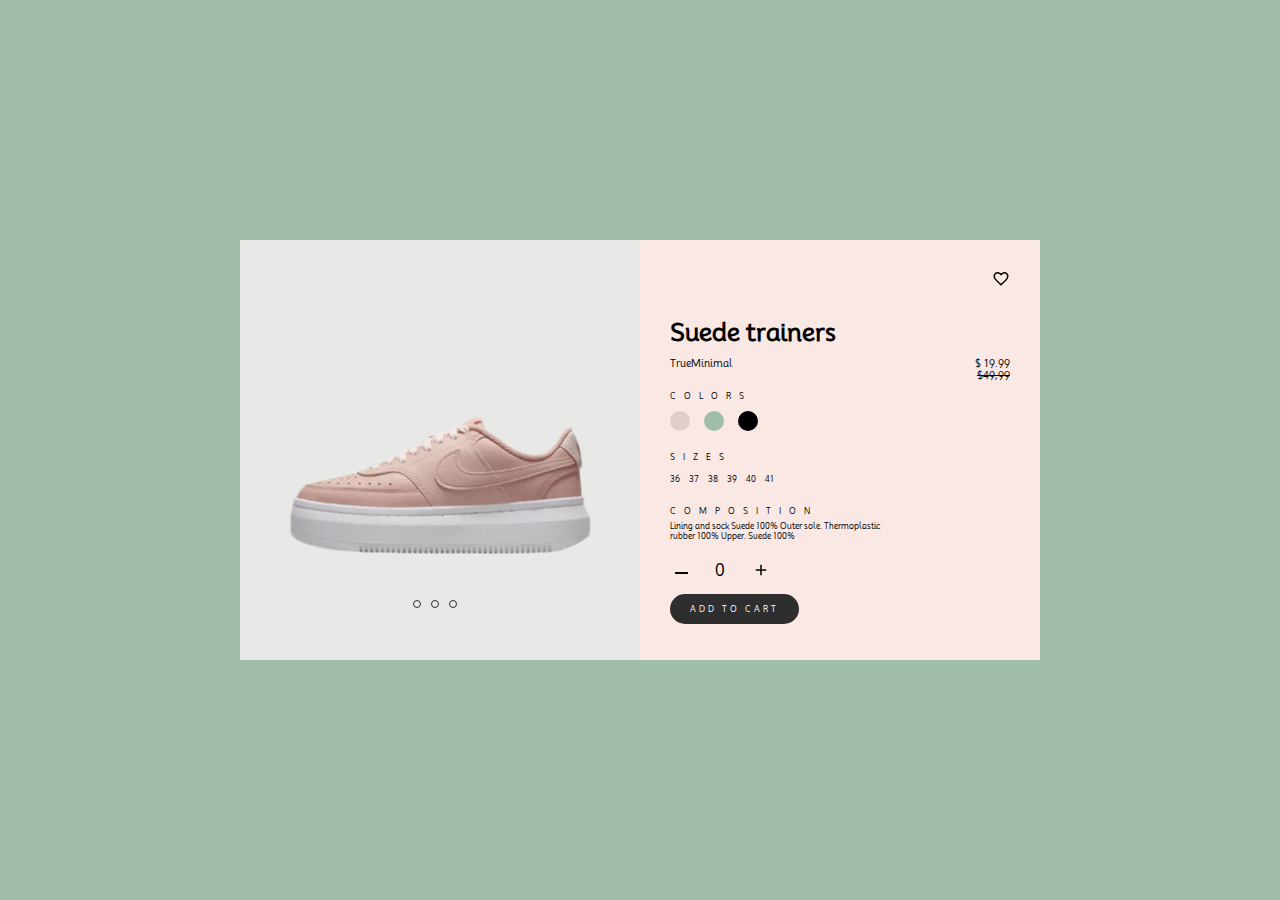
<file: CSS/Septiembre/Semana-1/index.html>
<!DOCTYPE html>
<html lang="en">
<head>
    <meta charset="UTF-8">
    <meta name="viewport" content="width=device-width, initial-scale=1.0">
    <link rel="stylesheet" href="styles.css">
    <title>Document</title>
</head>
<body>

    <!-- Imagen del Tennis -->
    <div class="content-card">
        <div class="card-tennis">
            <div class="image-tenis"></div>
            <div class="cambioDeImagen">
                <div class="buttons-imagen">
                    <button class="uno"></button>
                    <button class="dos"></button>
                    <button class="tres"></button>
                </div>
            </div>
        </div>

        <!-- Información de la card -->
        <div class="card-tennis-information">
            <!-- Contenido de la card -->
            <div class="content-information">
                <!-- Icono de me gusta -->
                <div class="icono-heart">
                    <svg class="heart" xmlns="http://www.w3.org/2000/svg" height="18" viewBox="0 -960 960 960" width="18" ><path d="m480-120-58-52q-101-91-167-157T150-447.5Q111-500 95.5-544T80-634q0-94 63-157t157-63q52 0 99 22t81 62q34-40 81-62t99-22q94 0 157 63t63 157q0 46-15.5 90T810-447.5Q771-395 705-329T538-172l-58 52Zm0-108q96-86 158-147.5t98-107q36-45.5 50-81t14-70.5q0-60-40-100t-100-40q-47 0-87 26.5T518-680h-76q-15-41-55-67.5T300-774q-60 0-100 40t-40 100q0 35 14 70.5t50 81q36 45.5 98 107T480-228Zm0-273Z"/></svg>
                </div>
                <h2 class="title">Suede trainers</h2>
                <div class="sub-title">
                    <p class="size">TrueMinimal</p>
                    <p class="precio size">$ 19.99</p>
                </div>
                <div class="precio-rebaja">
                    <p class="rebaja size">$49,99</p>
                </div>
                <!-- Destalles del Tennis -->
                <div class="tennis-details">
                    <!-- Colores -->
                    <div class="tennis-colors">
                        <p class="title-colors size-2" >colors</p>
                        <div class="buttons-colors">
                            <button class="first-color size-button"></button>
                            <button class="two-color size-button"></button>
                            <button class="three-color size-button"></button>
                        </div>
                    </div>
                    <!-- Tamaños -->
                    <div class="tennis-sizes">
                        <p class="title-sizes size-2">sizes</p>
                        <div class="buttons-sizes">
                            <button class="first">36</button>
                            <button class="two">37</button>
                            <button class="three">38</button>
                            <button class="four">39</button>
                            <button class="five">40</button>
                            <button class="six">41</button>
                        </div>
                    </div>
                    <!-- Descripción -->
                    <div class="tennis-descrption-pricipal">
                        <p class="title-description size-2">COMPOSITION</p>
                        <p class="tennis-descrption size-2">Lining and sock Suede 100% Outer sole. Thermoplastic</p>
                        <p class="tennis-descrption size-2">rubber 100% Upper. Suede 100%</p>
                    </div>
                </div>
                <!-- Agregar Tennis -->
                <div class="tennis-add">
                    <div class="add-delate">
                        <div class="remove" id="removeBtn"></div>
                        <p class="contador" id="count"></p>
                        <div class="add" id="addBtn"></div>
                    </div>
                    
                    <div class="buttons-add">
                        <button class="add-to-cart size-2">Add to cart</button>
                    </div>
                </div>

            </div>
        </div>
    </div>
    <script src="../Semana-1/scrip.js"></script>
    
</body>
</html>
</file>
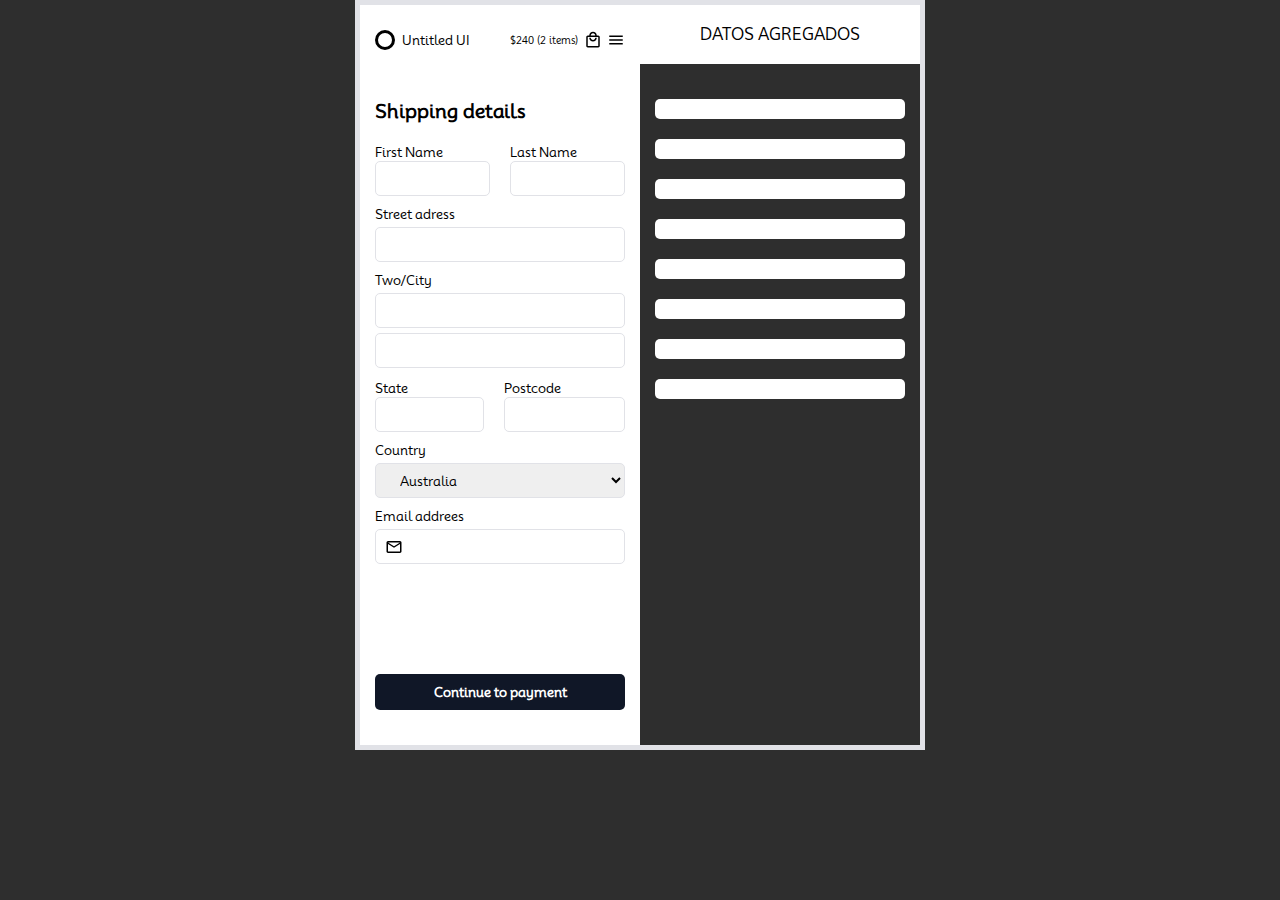
<file: CSS/Septiembre/Semana-2/index.html>
<!DOCTYPE html>
<html lang="en">
<head>
    <meta charset="UTF-8">
    <meta name="viewport" content="width=device-width, initial-scale=1.0">
    <title>Semana 2 Formulario</title>
    <link rel="stylesheet" href="../Semana-2/styles.css">
</head>
<body>
    <section class="formCard">
        <section class="white">
            <section class="header">
                <div class="logo">
                    <div class="logocreator"></div>
                    <p>Untitled UI</p>
                </div>
                <div class="logosDeCompra">
                    <p>$240 (2 items)</p>
                    <svg xmlns="http://www.w3.org/2000/svg" height="18" viewBox="0 -960 960 960" width="18"><path d="M200-80q-33 0-56.5-23.5T120-160v-480q0-33 23.5-56.5T200-720h80q0-83 58.5-141.5T480-920q83 0 141.5 58.5T680-720h80q33 0 56.5 23.5T840-640v480q0 33-23.5 56.5T760-80H200Zm0-80h560v-480H200v480Zm280-240q83 0 141.5-58.5T680-600h-80q0 50-35 85t-85 35q-50 0-85-35t-35-85h-80q0 83 58.5 141.5T480-400ZM360-720h240q0-50-35-85t-85-35q-50 0-85 35t-35 85ZM200-160v-480 480Z"/></svg>
                    <svg xmlns="http://www.w3.org/2000/svg" height="18" viewBox="0 -960 960 960" width="18"><path d="M120-240v-80h720v80H120Zm0-200v-80h720v80H120Zm0-200v-80h720v80H120Z"/></svg>
                </div>
            </section>
            <div class="titleOficial"><h3>Shipping details</h3></div>
            <form action="" class="formPrincipal">
                <div class="InputNameLast">
                    <div class="name">
                        <label for="">First Name</label>
                        <input type="text" id="firtName" required>
                    </div>
                    <div class="lastName">
                        <label for="">Last Name</label>
                        <input type="text" id="lastName" required>
                    </div>
                </div>
                <div class="inputAdress">
                    <label for="">Street adress</label>
                    <input type="text" id="streetAdrees" required>
                </div>
                <div class="inputTwoCity">
                    <label for="">Two/City</label>
                    <input type="text" id="twoCity" required>
                    <input type="text" id="city" required>
                </div>
                <div class="inputStatePostcode">
                    <div class="name">
                        <label for="">State</label>
                        <input type="text" id="state" required>
                    </div>
                    <div class="lastName">
                        <label for="">Postcode</label>
                        <input type="number" id="postCode" required>
                    </div>
                </div>
                <div class="inputCountry">
                    <label for="">Country</label>
                    <select name="" id="">
                        <option value="">Australia </option>
                        <option value="">México</option>
                        <option value="">Japan</option>
                    </select>
                </div>
                <div class="inputEmail">
                    <label for="">Email addrees</label>
                    <svg class="icon" xmlns="http://www.w3.org/2000/svg" height="18" viewBox="0 -960 960 960" width="18"><path d="M160-160q-33 0-56.5-23.5T80-240v-480q0-33 23.5-56.5T160-800h640q33 0 56.5 23.5T880-720v480q0 33-23.5 56.5T800-160H160Zm320-280L160-640v400h640v-400L480-440Zm0-80 320-200H160l320 200ZM160-640v-80 480-400Z"/></svg>
                    <input type="email" id="email" required>
                </div>
                <div class="button">
                    <input id="clikeame" type="submit" value="Continue to payment">
                </div>
            </form>
        </section>
        <section class="datos">
            <div class="headerDatos">
                <p>Datos Agregados</p>
            </div>

            <div class="datosForm">
                <p id="nombre"></p>
                <p id="apellido"></p>
                <p id="direccion"></p>
                <p id="cuidadUno"></p>
                <p id="cuidadDos"></p>
                <p id="estado"></p>
                <p id="codigoPostal"></p>
                <p id="emailDireccion"></p>
            </div>
            
        </section>
    </section>    
    <script src="../Semana-2/formDatos.js"></script>
</body>
</html>
</file>
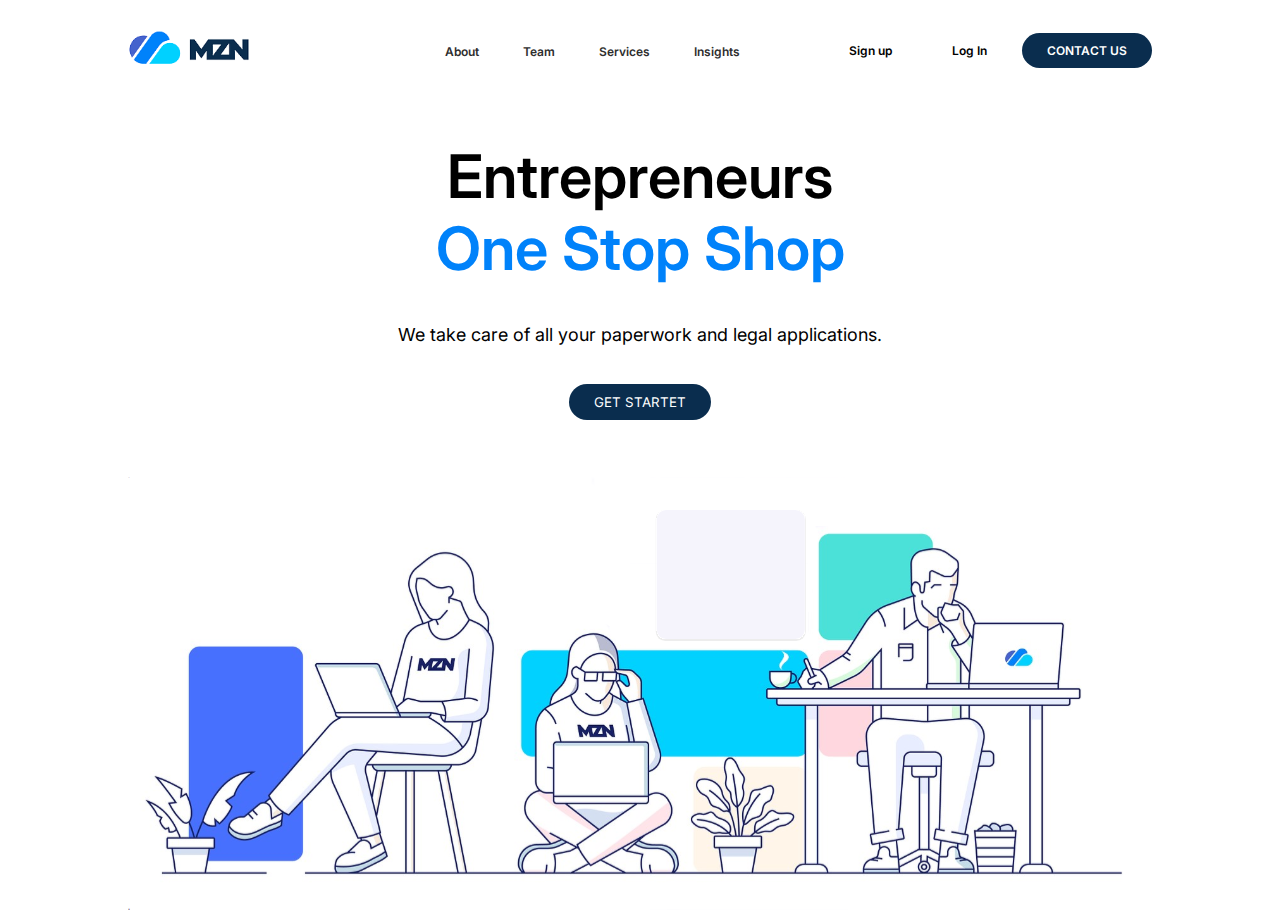
<file: JS/Octubre/Semana-3/index.html>
<!DOCTYPE html>
<html lang="en">
  <head>
    <meta charset="UTF-8" />
    <meta name="viewport" content="width=device-width, initial-scale=1.0" />
    <title>practica</title>
    <link rel="stylesheet" href="../Semana-3/styles/styles.css" />
  </head>
  <body>
    <header class="header">
      <div class="logo">
        <a href="#"><img src="../Semana-3/imgs/logo.png" alt="" srcset="" /></a>
      </div>
      <nav>
        <ul class="nav-links">
          <li><a href="#">About</a></li>
          <li><a href="#">Team</a></li>
          <li><a href="#">Services</a></li>
          <li><a href="#">Insights</a></li>
        </ul>
      </nav>
      <div class="container-btns">
        <button id="singUp" class="singUp">Sign up</button>
        <button class="logIn">Log In</button>
        <button class="contact">Contact us</button>
      </div>
    </header>
    <main>
      <section class="pageOne">
        <div class="contentPageOne">
          <div class="pageOne-information">
            <div class="miTitle">
              <h1>
                <span>Entrepreneurs</span>
                <span>One Stop Shop</span>
              </h1>
            </div>
            <p>We take care of all your paperwork and legal applications.</p>
            <button class="getStartet">Get startet</button>
          </div>
        </div>
      </section>

      <section id="modal" class="modal">
        <section class="wrapper-form">
          <div class="btn-close">
            <button id="btn-close">
              <svg
                xmlns="http://www.w3.org/2000/svg"
                height="24"
                viewBox="0 -960 960 960"
                width="24"
              >
                <path
                  d="m256-200-56-56 224-224-224-224 56-56 224 224 224-224 56 56-224 224 224 224-56 56-224-224-224 224Z"
                />
              </svg>
            </button>
          </div>
          <div class="title-form">
            <p>Sing in</p>
          </div>
          <form id="login-form">
            <!-- Email -->
            <div class="wraper-datos">
              <div class="wraper-details">
                <label for="correo">E-mail</label>
                <input type="email" id="correo" name="correo" required />
                <span id="correo-error" class="error-message"></span>
              </div>
              <!-- Password -->
              <div class="wraper-details">
                <label for="contrasena">Password</label>
                <input
                  type="password"
                  id="contrasena"
                  name="contrasena"
                  required
                />
                <span id="contrasena-error" class="error-message"></span>
              </div>
              <!-- aceptar -->
              <div class="wraper-details-checkbox">
                <input type="checkbox" name="remember" id="remember" />
                <label for="remember">Remember me</label>
              </div>
              <!-- btn-ingresar -->
              <div class="btn-sigUp">
                <input type="submit" value="Sign In" />
              </div>
            </div>
          </form>
        </section>
      </section>
    </main>

    <script src="../Semana-3/js/app.js"></script>
    <script src="../Semana-3/js/main.js"></script>
  </body>
</html>
</file>
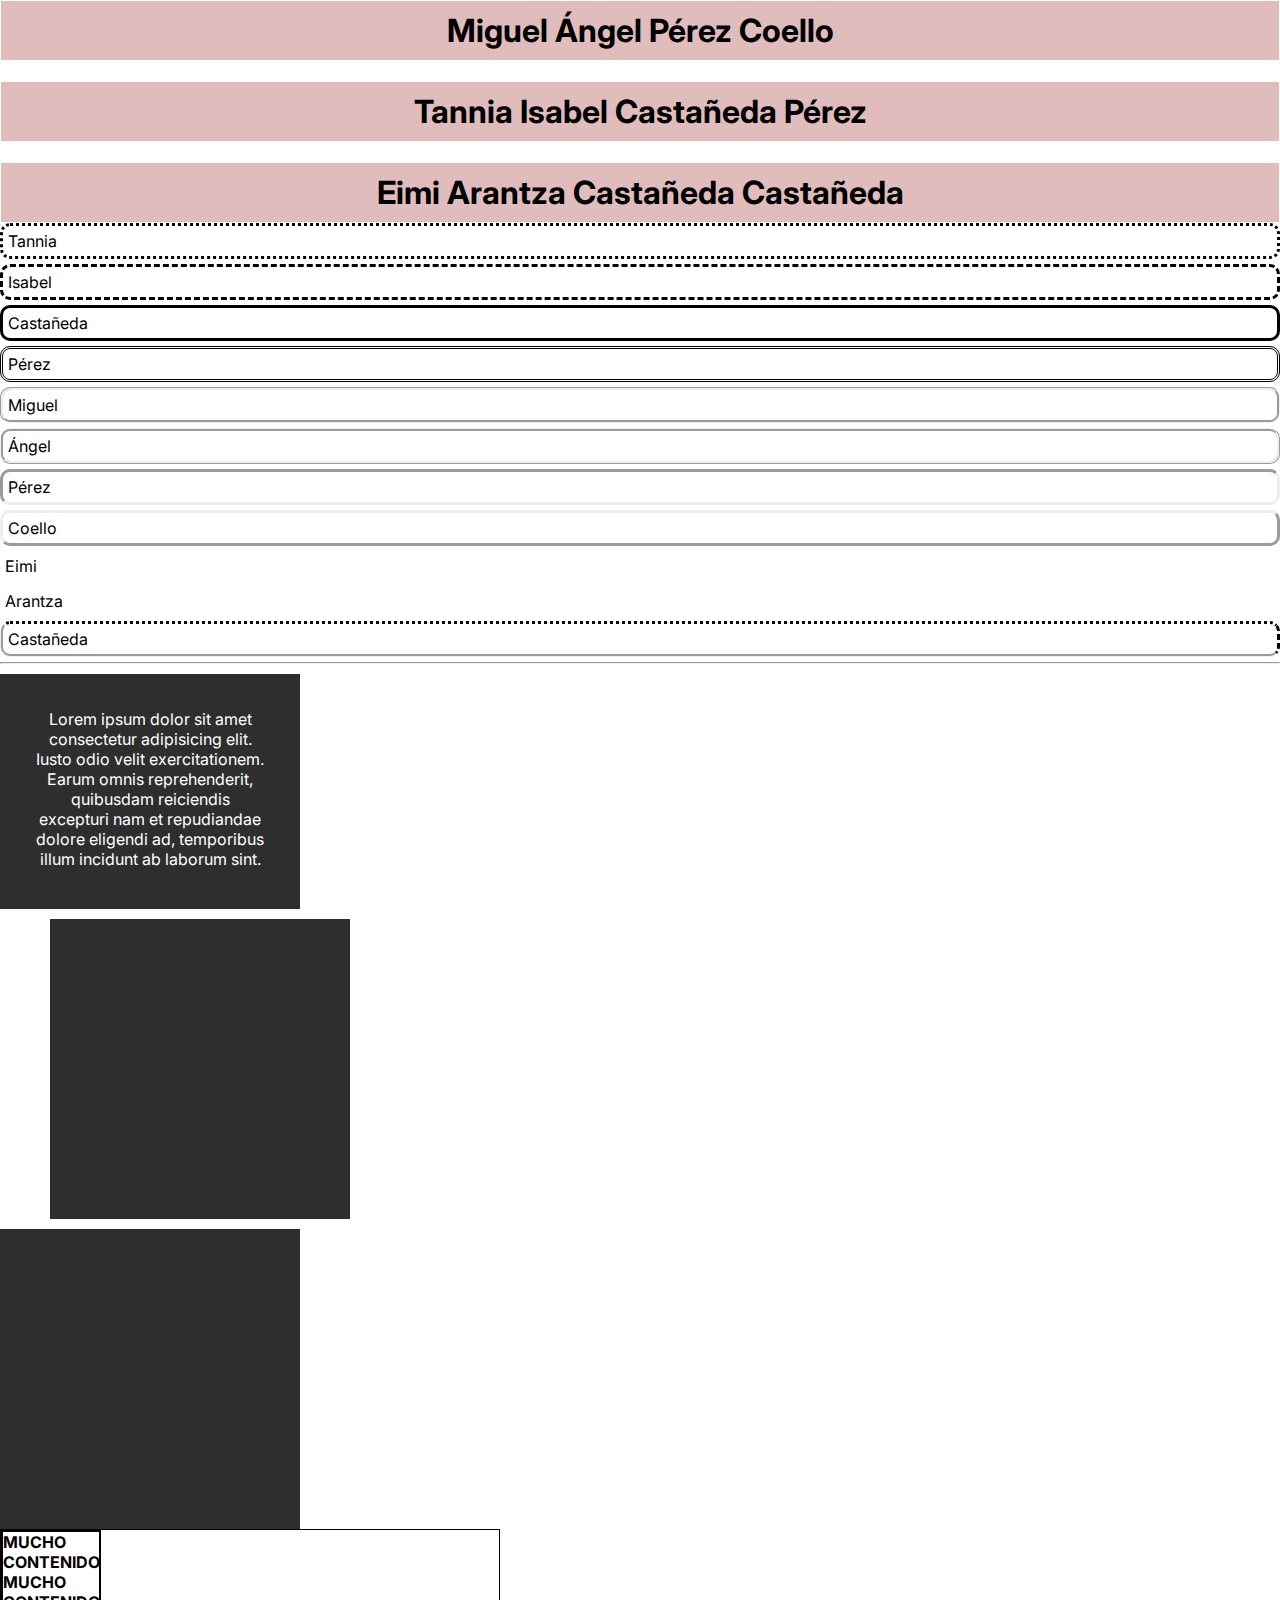
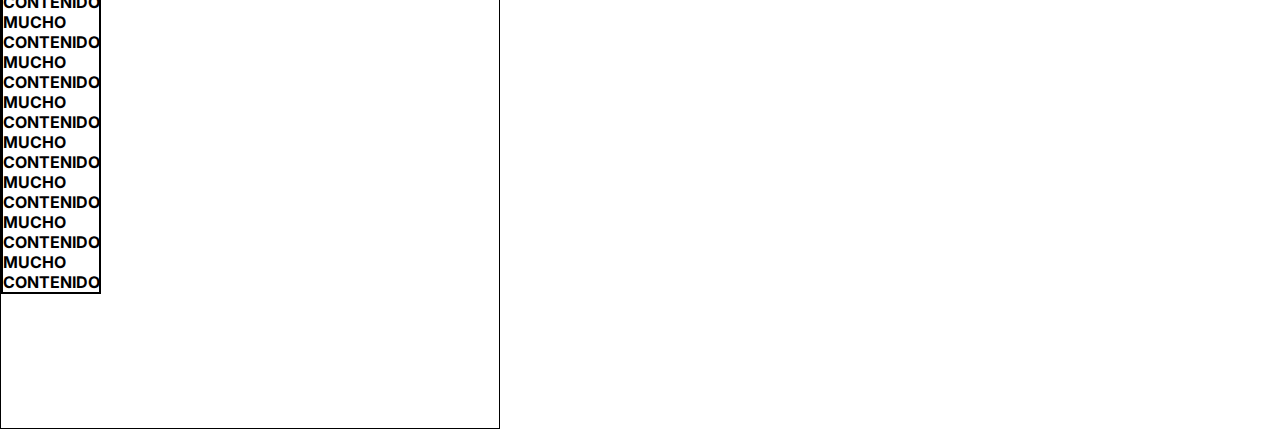
<file: CSS/Octubre/Semana-1/CursoCSS/index.html>
<!DOCTYPE html>
<html lang="en">
<head>
    <meta charset="UTF-8">
    <meta name="viewport" content="width=device-width, initial-scale=1.0">
    <title>Document</title>
    <link rel="stylesheet" href="/CSS/Octubre/Semana-1/CursoCSS/style.css">
</head>
<body>


    <!-- SELECTORES -->
    <!-- clase por .-->
    <!-- id por · -->
    <!-- etiqueta con clase -->
    <!-- para selectores combinados muy marcados con dos clases ,.seleccion1.esteseleccionalo-->

    <h1>Miguel Ángel Pérez Coello</h1>
    <br>
    <h1>Tannia Isabel Castañeda Pérez</h1>
    <br>
    <h1>Eimi Arantza Castañeda Castañeda</h1>

    <!-- comentarios => lineas de código que no lee el navegador -->
    <p class="dotted">Tannia</p>
    <p class="dashed">Isabel</p>
    <p class="solid">Castañeda</p>
    <p class="double">Pérez</p>
    <p class="groove">Miguel</p>
    <p class="ridge">Ángel</p>
    <p class="inset">Pérez</p>
    <p class="outset">Coello</p>
    <p class="none">Eimi</p>
    <p class="hidden">Arantza</p>
    <p class="mix">Castañeda</p>

    <hr>
    <div class="cajita1">
        <p>Lorem ipsum dolor sit amet consectetur adipisicing elit. Iusto odio velit exercitationem. Earum omnis reprehenderit, quibusdam reiciendis excepturi nam et repudiandae dolore eligendi ad, temporibus illum incidunt ab laborum sint.</p>
    </div>
    <div class="cajita2"></div>
    <div class="cajita3"></div>

    <div class="cajitaazul">
        <div class="cajitaroja">
            <b>MUCHO CONTENIDO MUCHO CONTENIDO MUCHO CONTENIDO MUCHO CONTENIDO MUCHO CONTENIDO MUCHO CONTENIDO MUCHO CONTENIDO MUCHO CONTENIDO MUCHO CONTENIDO </b>
        </div>
    </div>
</body>
</html>
</file>
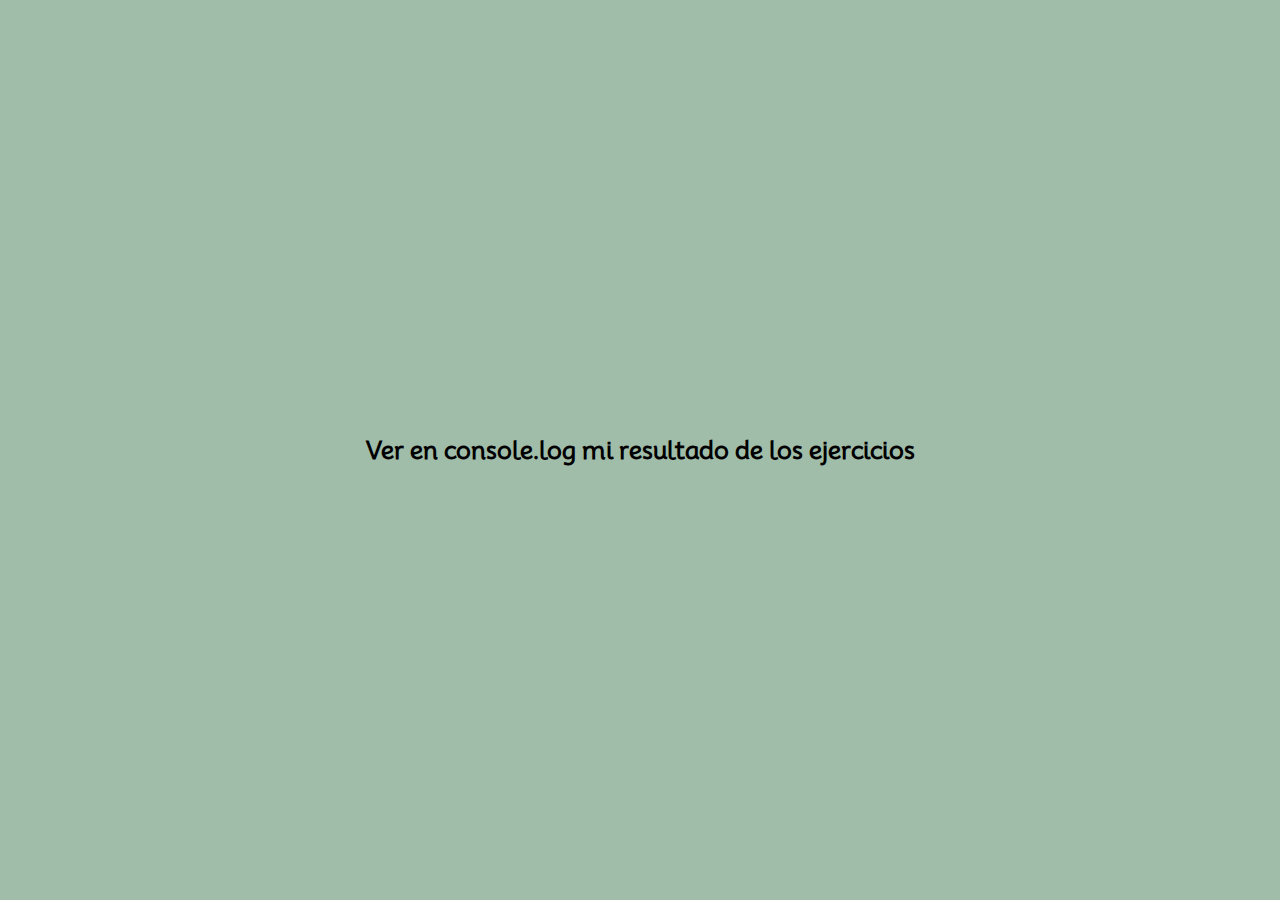
<file: JS/Septiembre/Semana-2/Martes/index.html>
<!DOCTYPE html>
<html lang="en">
<head>
    <meta charset="UTF-8">
    <meta name="viewport" content="width=device-width, initial-scale=1.0">
    <title>Document</title>
    <link rel="stylesheet" href="../../../../CSS/Septiembre/Semana-1/styles.css">
</head>
<body>
    <h2>Ver en console.log mi resultado de los ejercicios</h2>
    <script src="video20-21-22.js"></script>
    <script src="../Jueves/video23-24-25.js"></script>
    <script src="../Jueves/claseJhonMircha.js"></script>
</body>
</html>
</file>
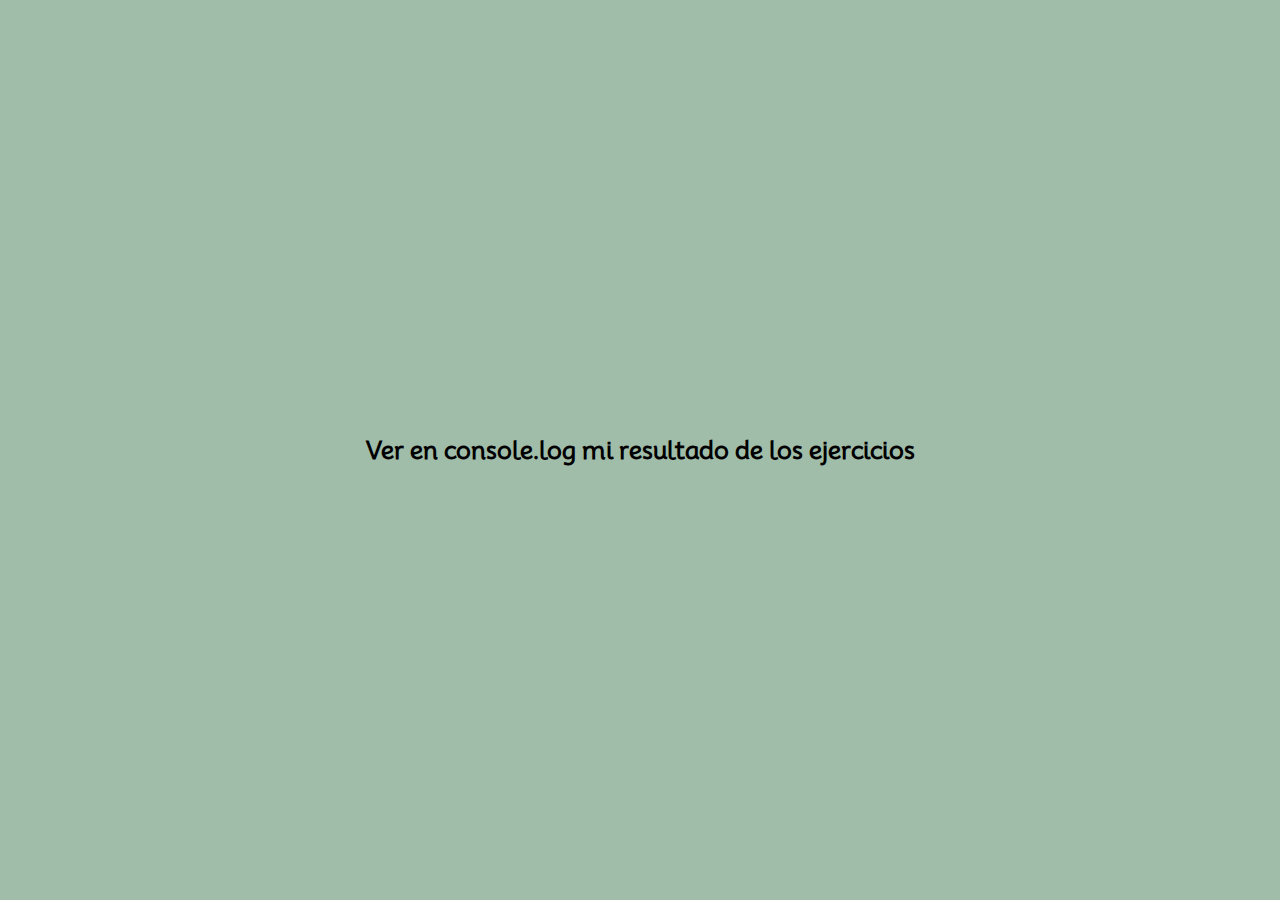
<file: JS/Septiembre/Semana-2/Semana-1/index.html>
<!DOCTYPE html>
<html lang="en">
<head>
    <meta charset="UTF-8">
    <meta name="viewport" content="width=device-width, initial-scale=1.0">
    <title>Document</title>
    <link rel="stylesheet" href="../../../../CSS/Septiembre/Semana-1/styles.css">
</head>
<body>
    <h2>Ver en console.log mi resultado de los ejercicios</h2>
    <script src="video20-21-22.js"></script>
    <script src="video23-24-25.js"></script>
</body>
</html>
</file>
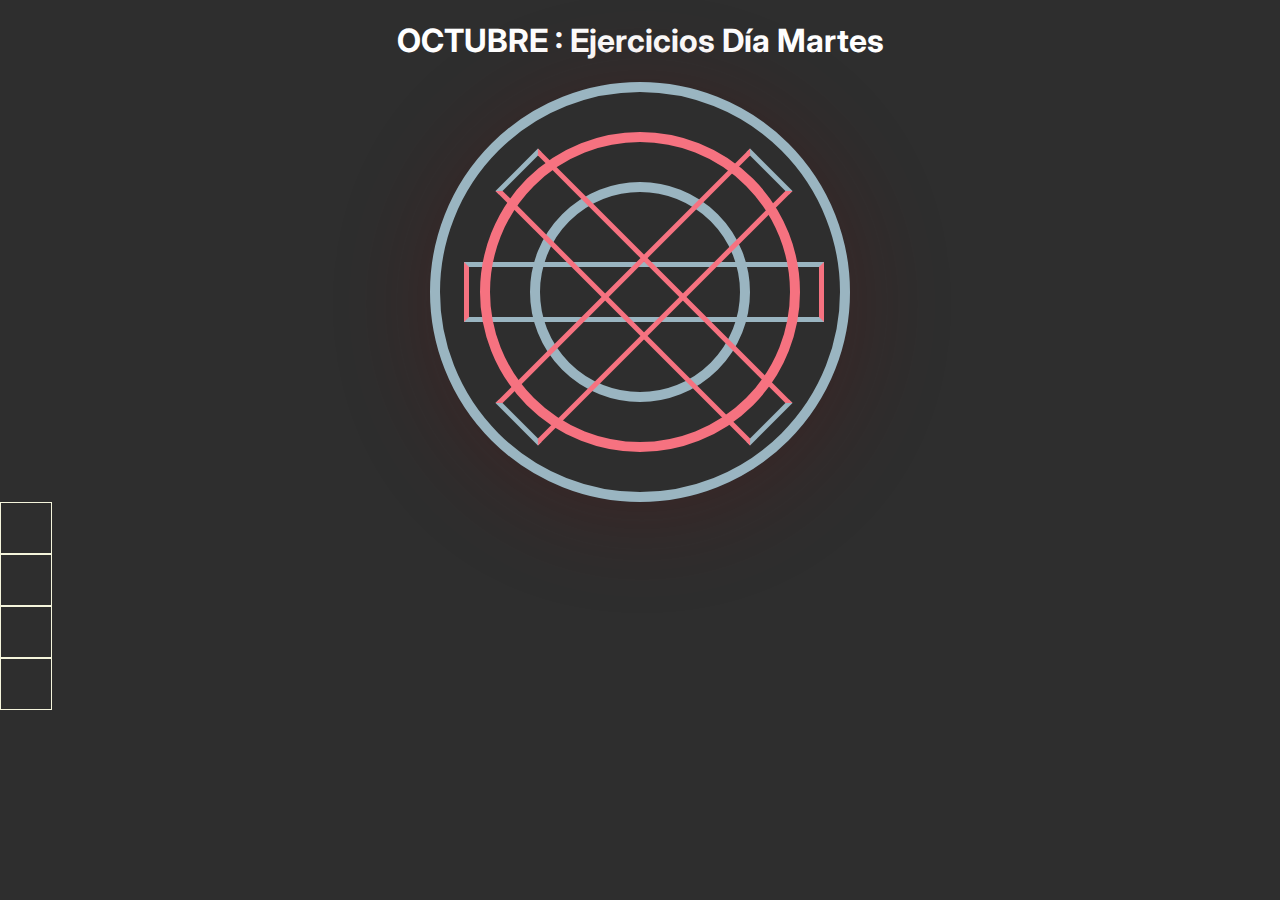
<file: JS/Octubre/Semana-1/resultados.html>
<!DOCTYPE html>
<html lang="en">
  <head>
    <meta charset="UTF-8" />
    <meta name="viewport" content="width=device-width, initial-scale=1.0" />
    <title>Document</title>
  </head>
  <style>
    @import url("https://fonts.googleapis.com/css2?family=Inter:wght@100;200;300;400;500&display=swap");
    body {
      margin: 0;
      padding: 0;
      box-sizing: border-box;
      font-family: "Inter", sans-serif;
      background: #2e2e2e;
    }

    .title,
    .centrado {
      display: flex;
      justify-content: center;
      align-items: center;
      color: #fff;
      text-align: center;
    }
    .uno {
      position: relative;
      width: 400px;
      height: 400px;
      border: 10px solid #9ab5c1;
      border-radius: 50%;
      box-shadow: 2px 12px 99px 0px rgba(89, 16, 16, 0.32);
      -webkit-box-shadow: 2px 12px 99px 0px rgba(89, 16, 16, 0.32);
      -moz-box-shadow: 2px 12px 99px 0px rgba(89, 16, 16, 0.32);
    }

    @media screen and (max-width: 400px) {
      .uno {
        display: none;
      }
    }

    .uno::after {
      content: "";
      position: absolute;
      top: 40px;
      left: 40px;
      width: 300px;
      height: 300px;
      border: 10px solid #f67280;
      border-radius: 50%;
    }

    .uno::before {
      content: "";
      position: absolute;
      top: 90px;
      left: 90px;
      width: 200px;
      height: 200px;
      border: 10px solid #9ab5c1;
      border-radius: 50%;
    }

    .dos {
      border: 1px solid #fff;
      position: absolute;
      width: 350px;
      height: 50px;
      top: 50%;
      left: 24px;
      transform: translateY(-50%);
      border-right: 5px solid #f67280;
      border-left: 5px solid #f67280;
      border-top: 5px solid #9ab5c1;
      border-bottom: 5px solid #9ab5c1;
    }

    .dos::before,
    .dos::after {
      content: "";
      position: absolute;
      width: 50px;
      height: 350px;
      left: 50%;
      top: -300%;
      border-right: 5px solid #f67280;
      border-left: 5px solid #f67280;
      border-top: 5px solid #9ab5c1;
      border-bottom: 5px solid #9ab5c1;
    }

    .dos::before {
      transform: translateX(-50%) rotate(45deg);
    }

    .dos::after {
      transform: translateX(-50%) rotate(-45deg);
    }

    .linea {
      width: 50px;
      height: 50px;
      border: 1px solid beige;
    }
  </style>
  <body>
    <div class="title">
      <h1>OCTUBRE : Ejercicios Día Martes</h1>
    </div>
    <div class="centrado">
      <div class="uno">
        <div class="dos"></div>
      </div>
    </div>
    <div class="florecitas">
      <div class="linea"></div>
      <div class="linea"></div>
      <div class="linea"></div>
      <div class="linea"></div>
    </div>

    <!-- <script src="video21.js"></script> -->
    <script src="video21.js"></script>
  </body>
</html>
</file>
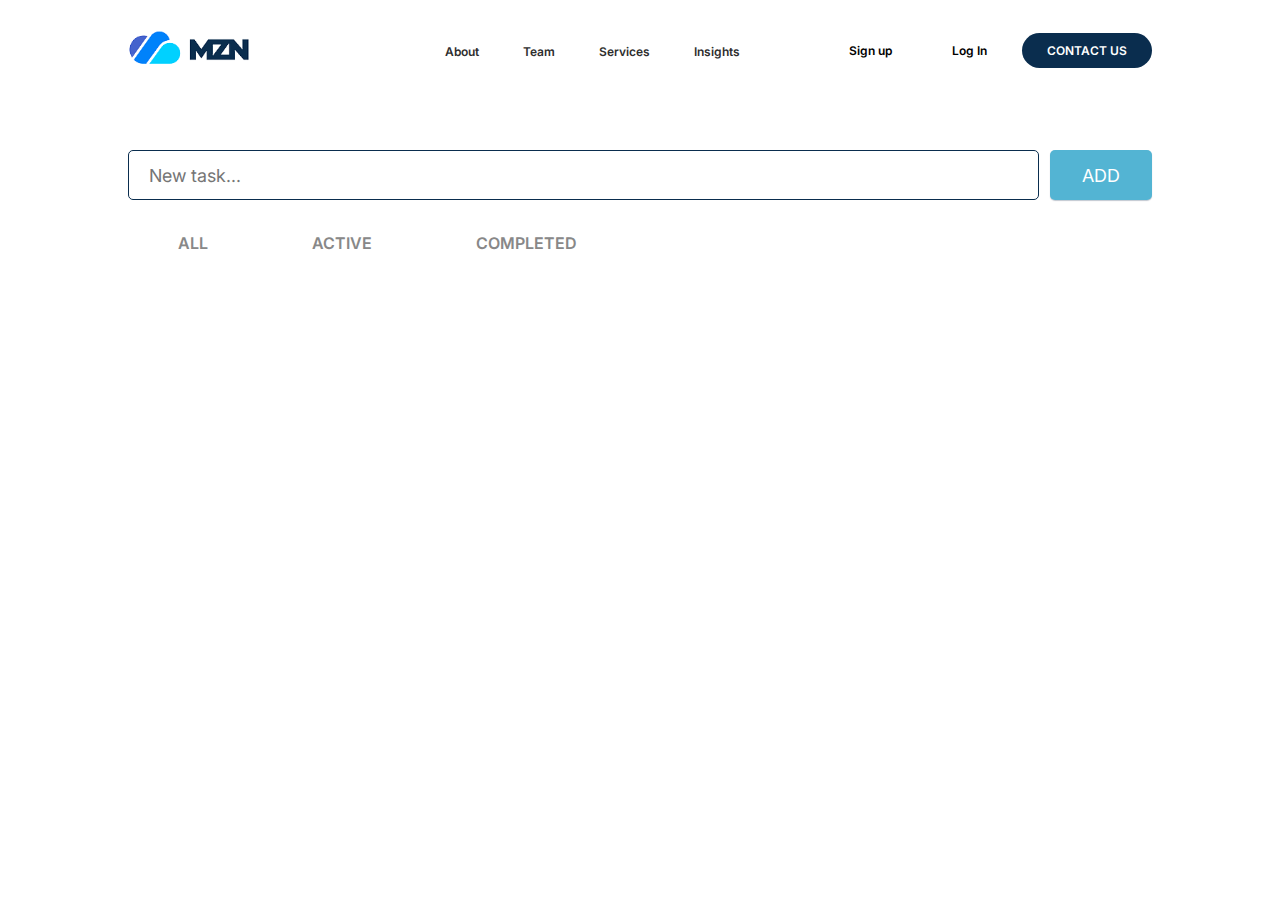
<file: JS/Octubre/Semana-3/bienvenida.html>
<!DOCTYPE html>
<html lang="en">
  <head>
    <meta charset="UTF-8" />
    <meta name="viewport" content="width=device-width, initial-scale=1.0" />
    <title>Document</title>
    <link rel="stylesheet" href="../Semana-3/styles/styles.css" />
    <link rel="stylesheet" href="../Semana-3/styles/stylesToList.css" />
  </head>
  <body>
    <header class="header">
      <div class="logo">
        <a href="../Semana-3/index.html"
          ><img src="../Semana-3/imgs/logo.png" alt="" srcset=""
        /></a>
      </div>
      <nav>
        <ul class="nav-links">
          <li><a href="#">About</a></li>
          <li><a href="#">Team</a></li>
          <li><a href="#">Services</a></li>
          <li><a href="#">Insights</a></li>
        </ul>
      </nav>
      <div class="container-btns">
        <button id="singUp" class="singUp">Sign up</button>
        <button class="logIn">Log In</button>
        <button class="contact">Contact us</button>
      </div>
    </header>
    <main>
      <section class="wrapper-taskItem">
        <!-- añadir tarea -->
        <form class="taskInput" id="submitButton">
          <input type="text" id="add-btn" placeholder="New task..." />
          <input type="submit" value="add" />
        </form>
        <!-- controles de las tareas todas, completadas y sin completar -->
        <div class="controls">
          <div class="filters">
            <span id="add">All</span>
            <span id="active">Active</span>
            <span id="completed">Completed</span>
          </div>
          <!-- <button class="clear-btn">Clear All</button> -->
        </div>
        <ul class="task-box" id="task-box"></ul>
      </section>
    </main>
    <script src="../Semana-3/js/todolist.js"></script>
  </body>
</html>
</file>
<file: CSS/Septiembre/Semana-1/styles.css>
@import url('https://fonts.googleapis.com/css2?family=Mooli&display=swap');

*{
    padding: 0;
    margin: 0;
    font-family: 'Mooli', sans-serif;
}
body{
    background: #A0BDA9;
    display: flex;
    justify-content: center;
    align-items: center;
    height: 100vh;
}

.content-card{
    background: #fff;
    width: 800px;
    height: 420px;
    display: flex;
}


.card-tennis{
    background-color: #E8E8E6;
    width: 400px;
    height: 100%;
}

.image-tenis{
    height: 300px;
    background-size: contain;
    background-image: url(../Aseets/Imagenes/tennis.png);
    background-repeat: no-repeat;
    background-position: bottom;
    margin: 30px;
}


.buttons-imagen{
    display: flex;
    justify-content: center;
    align-items: center;
}

.buttons-imagen button{
    padding: 3px;
    border-radius: 100% ;
    font-size: 8px;
    margin-right: 10px;
    border: none;
    border-radius: 100%;
    background: transparent;
    border: 1px solid #2e2e2e;
}

.buttons-imagen button:hover{
    padding: 2px;
    background-color: #2e2e2e;
}

.card-tennis-information{
    background-color: #FAE8E5 ;
    width: 400px;
    height: 100%;
}

.content-information{
    margin: 30px;
}


.icono-heart{
    display: flex;
    justify-content: right;
}



.title{
    padding: 30px 0 10px 0;
  
}

.sub-title{
    display: flex;
    justify-content: space-between;

}

.size{
    font-size: 10px;
}


.precio-rebaja{
    padding-bottom: 10px;
}

.rebaja{
    font-size: 10px;
    text-align: right;
    text-decoration: line-through;
}


.tennis-details{
    height: 150px;
    display: flex;
    flex-direction: column;
    justify-content: space-between;
    padding-bottom: 10px;
}

.title-colors, .title-sizes, .title-description {
    letter-spacing: 8px;
    text-transform: uppercase;
    padding-bottom: 5px;
}


.size-button{
    padding: 10px;
    border-radius: 100%;
    border: none;
    margin-right: 10px;
}


.size-button:hover{
    border: 3px solid #fff;
}

.first-color{
    background-color: #E0CECA;
}

.two-color{
    background-color: #A0BDA9;
}

.three-color{
    background-color: #000;
}

.buttons-sizes button{
    font-size: 8px;
    margin-right: 5px;
    border: none;
    border-radius: 100%;
    background: transparent;
}

.buttons-sizes button:hover{
    background: #fff;
}

.size-2{
    font-size: 8px;
}

.tennis-add{
    padding-top: 10px;
}

.add-delate{
    display: flex;
    justify-content: space-between;
    width: 100px;
}

.add, .remove {
    cursor: pointer;
}


.remove{
    background-repeat: no-repeat;
    width: 18px;
    height: 18px;
    background-image: url(../Aseets/Imagenes/svg/remove.svg);
}

.contador{
    width: 18px;
    height: 18px;
    text-align: center;
    
}

.add{
    background-repeat: no-repeat;
    width: 18px;
    height: 18px;
    background-image: url(../Aseets/Imagenes/svg/add.svg);
}

.buttons-add{
    padding-top: 15px;
}

.add-to-cart{
    padding:10px 20px ;
    border-radius:50px;
    background-color: #2e2e2e;
    color: #fff;
    border: none;
    text-transform: uppercase;
    letter-spacing: 3px;
    cursor: pointer;
}
</file>
<file: CSS/Septiembre/Semana-2/styles.css>
@import url('https://fonts.googleapis.com/css2?family=Mooli&display=swap');

*{
    padding: 0;
    margin: 0;
    box-sizing: border-box;
    font-family: 'Mooli', sans-serif;
}

body {
    background: #2e2e2e;
    display: flex;
    justify-content: center;
    align-items: center;
}

.formCard{
    background: #e1e2e7;
    padding: 5px;
    display: flex;
    flex-wrap: wrap;
}

.white{
    background: #fff;
    padding: 15px;
}

.formPrincipal{
    width: 250px;
    gap: 10px;
    display: flex;
    flex-direction: column;
    justify-content: space-between;

}

.header{
    width: 100%;
    height: 40px;
    display: flex;
    justify-content: space-between;
    overflow: hidden;
    padding-bottom: 80px;
    /* border: 1px solid #2e2e2e; */
}
.logo{
    display: flex;
    align-items: center;
    width: 95px;
    height: 40px;
    /* border: 1px solid #2e2e2e; */
    justify-content: space-between;
}


.logocreator{
    width: 20px;
    height: 20px;
    border-radius: 100%;
    border: 3px solid #000;
}

.logosDeCompra{
    display: flex;
    justify-content: space-between;
    align-items: center;
    width: 115px;
    /* border: 1px solid green; */
    height: 40px;
}

.logo p, .formPrincipal label {
    font-size: 13px;
}

.logosDeCompra p {
    font-size: 10px;
}

.titleOficial{
    padding-bottom: 20px;
}


.InputNameLast, .inputStatePostcode{
    /* border: 1px solid black ; */
    display: flex;
    gap: 20px;
}

.inputAdress, .inputTwoCity, .inputCountry, .inputEmail{
    display: flex;
    flex-direction: column;
    gap: 5px;
}

.InputNameLast input, .inputStatePostcode input, .inputEmail input, .inputAdress input, .inputTwoCity  input, .inputCountry select{
    width: 100%;
    height: 35px;
    border: 1.5px solid #e1e2e7;
    border-radius: 5px;
    padding-left: 20px;
   
}

input:focus, select:focus {
    outline-color: #2e2e2e; 
    border: 2px solid #2e2e2e;
  }
  
/* ~  */

.inputEmail{
    position: relative;
    padding-bottom: 80px;
}

.inputEmail input{
    padding-left: 30px;
    align-items: center;

}

.inputEmail svg.icon {
    position: absolute;
    left: 10px;
    top: 35%;
    transform: translateY(-100%);
}

.button{
    padding: 20px 0px;
    display: flex;
    align-items: center;
    justify-content: center;
}

.button input {
    width: 100%;
    padding: 10px 50px;
    border-radius: 5px;
    border: none;
    color: #fff;
    background: #101727;
    font-weight: bold;
}

.datos {
    /* padding: 15px; */
    background: #2e2e2e;
    width: 280px;
    text-align: center;
}

.headerDatos{
    background: #fff;
    padding: 20px;
    text-transform: uppercase;
}


.datosForm{
    padding: 15px;
}

.datosForm p {
    width: 100%;
    background: #fff;
    margin: 20px 0 20px 0;
    padding: 10px;
    border-radius: 5px;
    
}
</file>
<file: JS/Octubre/Semana-3/styles/styles.css>
@import url("https://fonts.googleapis.com/css2?family=Inter:wght@100;200;300;400;500;600;700;800;900&display=swap");

* {
  margin: 0;
  padding: 0;
  box-sizing: border-box;
  font-family: "Inter", sans-serif;
  list-style: none;
}

.header {
  display: flex;
  justify-content: space-between;
  align-items: center;
  height: 100px;
  padding: 5px 10%;
}

.header .logo {
  cursor: pointer;
}

.header .logo img {
  height: 40px;
  width: auto;
}

.header .nav-links {
  margin: 0 auto;
}
.header .nav-links {
  margin-left: 120px;
}

.header .nav-links li {
  display: inline-block;
  padding: 0 20px;
}

.header .nav-links a {
  color: #2e2e2e;
  text-decoration: none;
  font-weight: 600;
  font-size: 12px;
}

.header .container-btns {
  display: flex;
}

.header .container-btns button {
  padding: 10px 25px;
  margin-left: 10px;
  border: none;
  background: none;
  font-weight: 600;
  font-size: 12px;
  cursor: pointer;
}

.header .container-btns button:hover {
  border-radius: 20px;
  background: #0a2d4e;
  color: #fff;
}

.header .container-btns .contact,
.getStartet {
  border-radius: 20px;
  background: #0a2d4e;
  color: #fff;
  text-transform: uppercase;
}

.pageOne {
  padding: 0px 10%;
}

.contentPageOne {
  background-image: url(../imgs/background.svg);
  height: 90vh;
  background-repeat: no-repeat;
  background-size: contain;
  background-position: bottom;
}

.miTitle {
  width: 500px;
}

.miTitle h1 {
  font-size: 60px;
  font-weight: 600;
  display: flex;
  justify-content: center;
  flex-direction: column;
  align-items: center;
}

.miTitle h1 span:nth-child(2) {
  color: #0082fa;
}

.contentPageOne p {
  font-size: 18px;
  font-weight: 400;
}

.pageOne-information {
  height: 40vh;
  display: flex;
  flex-direction: column;
  align-items: center;
  justify-content: space-evenly;
}

.contentPageOne .getStartet {
  padding: 10px 25px;
  cursor: pointer;
  border: none;
}

/* formulario */

.wrapper-form {
  width: 400px;
  height: auto;
  border-bottom-right-radius: 50px;
  padding: 30px 30px 50px 30px;
  box-shadow: 5px 10px 5px 1px rgba(0, 0, 0, 0.244);
  background: #fff;
}

.btn-close {
  display: flex;
  justify-content: right;
}

.btn-close button {
  background: none;
  border: none;
}

.btn-close svg:hover {
  fill: #44a047;
  cursor: pointer;
}

.wraper-details {
  /* border: 1px solid black; */
  display: flex;
  flex-direction: column;
  justify-content: space-between;
  height: auto;
}

.wraper-details input {
  margin-top: 10px;
  height: 50px;
  padding-left: 10px;
  font-size: 18px;
  border-radius: 5px;
  border: 2px solid #44a047;
}

.wraper-details input:focus {
  border-color: #0a2d4e;
  outline: none;
}

.wraper-datos {
  height: 350px;
  display: flex;
  flex-direction: column;
  justify-content: space-between;
  /* overflow: auto; */
}

.title-form p {
  font-size: 50px;
  font-weight: 600;
  padding-bottom: 30px;
}

.btn-sigUp {
  display: flex;
  justify-content: center;
}

.btn-sigUp input {
  padding: 20px 50px;
  font-size: 18px;
  color: #fff;
  font-weight: 500;
  border: none;
  border-radius: 5px;
  background: #44a047;
  cursor: pointer;
}

.wraper-details-checkbox [type="checkbox"] {
  accent-color: #44a047;
}

#item-form {
  padding-top: 30px;
}

/* esto va con js EN LOS MENSAJES DE ERRORES*/
.error-message {
  margin-top: 10px;
  background: #44a0479f;
  padding: 10px;
  font-size: 12px;
  border-radius: 5px;
  color: #fff;
  display: none;
  align-items: center;
}

/* para mi modal */

.modal {
  position: fixed;
  top: 0;
  left: 0;
  right: 0;
  bottom: 0;
  background: #111111bd;
  display: flex;
  justify-content: center;
  align-items: center;
  opacity: 0;
  pointer-events: none;
  transition: opacity 0.6s;
}

.modal--show {
  opacity: 1;
  pointer-events: unset;
  transition: opacity 0.6s;
}
</file>
<file: CSS/Octubre/Semana-1/CursoCSS/style.css>
@import url('https://fonts.googleapis.com/css2?family=Inter:wght@100;200;300;400;500&display=swap');

*{
    margin: 0;
    padding: 0;
    box-sizing: border-box;
}

body {
    font-family: 'Inter', sans-serif;
    /* background: #2e2e2e url() no-repeat ; */
    /* background-attachment: fixed; te sigue la imagen*/
    /* background: linear-gradient(90deg, #2e2e2e 0%, #fff 20%, #2e2e2e 90%) ; */
}

h1{
    padding: 10px;
    border: 1px solid #fff;
    text-align: center;
    /* cuarto valor es el alfa */
    /* background-color: rgb(235, 154, 154, 0.5); */
    background-color: hsla(0, 37%, 76%, 0.801);
    /* hue => inclinación */
    /* porcentaje */
    /* iluminación */
    /* alfa o transparecia=> cuarta posición */
}

p{
    padding: 5px;
    margin-bottom: 5px;
    border-radius: 10px;
}

p.dotted{
    border-style: dotted ;
}

p.dashed{
    border-style: dashed ;
}

p.solid{
    border-style: solid ;
}

p.double{
    border-style: double ;
}

p.groove{
    border-style: groove ;
}

p.ridge{
    border-style: ridge ;
}

p.inset{
    border-style: inset;
}

p.outset{
    border-style: outset ;
}

p.none{
    border-style: none;
}

p.hidden{
    border-style: hidden ;
}

p.mix{
    border-style: dotted dashed groove ridge ;
}


.cajita1{
    width: 300px;
    min-height: 100px;
    padding: 30px;
    background: #2e2e2e;
    margin-top: 10px;
    text-align: center;
    color: #fff;
}

.cajita2{
    width: 300px;
    height: 300px;
    padding: 20px;
    background: #2e2e2e;
    margin: 10px 10px 10px 50px;
}

.cajita3{
    width: 300px;
    height: 300px;
    padding: 20px;
    background: #2e2e2e;
    margin-top: 10px;
}


.cajitaazul{
    width: 500px;
    height: 500px;
    border: 1px solid black;
}
.cajitaroja{
    width: 100px;
    min-height: 100px;
    border: 2px solid black;
}
</file>
<file: JS/Octubre/Semana-3/styles/stylesToList.css>
@import url("https://fonts.googleapis.com/css2?family=Inter:wght@100;200;300;400;500;600;700;800;900&display=swap");

* {
  margin: 0;
  padding: 0;
  box-sizing: border-box;
  font-family: "Inter", sans-serif;
  list-style: none;
}

.wrapper-taskItem {
  padding: 50px 10%;
  height: auto;
  /* border: 1px solid black; */
  /* overflow: hidden; */
}

.taskInput {
  /* border: 1px solid #0a2d4e; */
  height: 50px;
  width: 100%;
  /* padding: 0 20px; */
  /* border: 1px solid black; */
  display: flex;
  justify-content: space-between;
}

.taskInput [type="text"],
[type="submit"] {
  height: 100%;
  font-size: 18px;
  border-radius: 5px;
}

.taskInput [type="text"] {
  width: 89%;
  padding-left: 20px;
  border: 1.5px solid #0a2d4e;
}

.taskInput [type="text"]:focus {
  border-color: #53b4d3;
  outline: none;
}

.taskInput [type="submit"] {
  width: 10%;
  color: #fff;
  text-transform: uppercase;
  background-color: #53b4d3;
  border: none;
  box-shadow: rgba(9, 30, 66, 0.25) 0px 1px 1px;
  cursor: pointer;
}

.controls {
  /* border: 1px solid #0a2d4e; */
  height: auto;
  padding: 20px 0;
  display: flex;
  justify-content: space-between;
  align-items: center;
  /* border-bottom: 1px solid #ccc; */
}

.filters {
  /* border: 1px solid #0a2d4e; */
  padding: 13px 0;
}
.filters span {
  /* border: 1px solid black; */
  padding: 13px 50px;
  cursor: pointer;
  text-transform: uppercase;
  font-weight: 600;
  color: #888888;
}

.filters span.active {
  border-bottom: 2px solid #0a2d4e;
  color: #0a2d4e;
}

.filters span:hover {
  background: #f4f6f7;
  color: #5d5c5c;
}

.controls button {
  width: 10%;
  padding: 13px 0;
  color: #fff;
  text-transform: uppercase;
  background-color: #53b4d3;
  font-size: 18px;
  text-transform: uppercase;
  border: none;
  border-radius: 5px;
  cursor: pointer;
}

/* las tolist */
.task-box {
  padding: 20px 0;
  /* border: 1px solid #0a2d4e; */
  height: auto;
}

.task-box .task {
  font-size: 18px;
  margin-bottom: 18px;
  height: 50px;
  /* border: 1px solid #0a2d4e; */
  border-radius: 5px;
  background: #f4f6f7;
}

/* .task-box .task:last-child {
  margin-bottom: 0;
  border-bottom: 0;
  padding-bottom: 0;
} */

.task {
  padding: 0 0 0 25px;
}
.task label input {
  /* margin-top: 6px; */
  margin-right: 12px;
}

.task label {
  display: flex;
  align-items: center;
  /* border: 1px solid #0a2d4e; */
  height: 100%;
  font-weight: 400;
}

/* .task label p.checked {
  text-decoration: line-through;
} */
</file>
